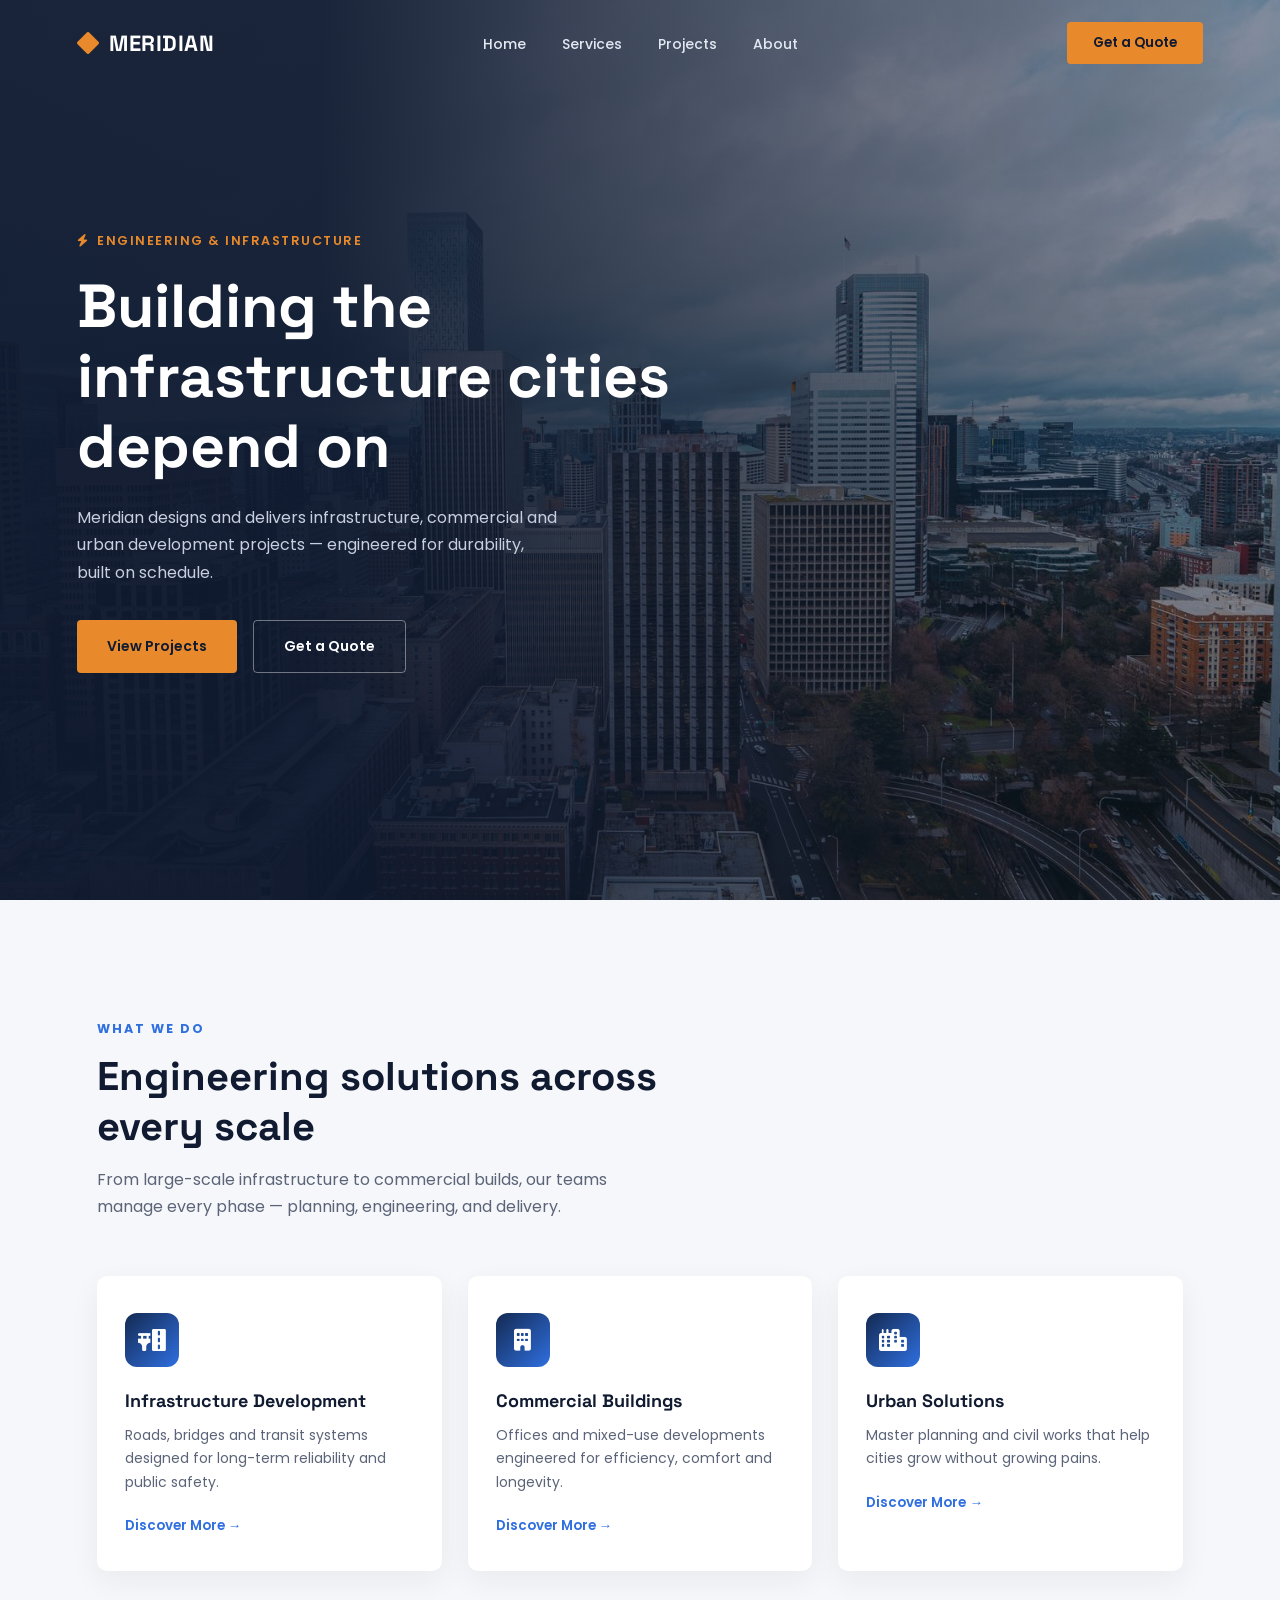
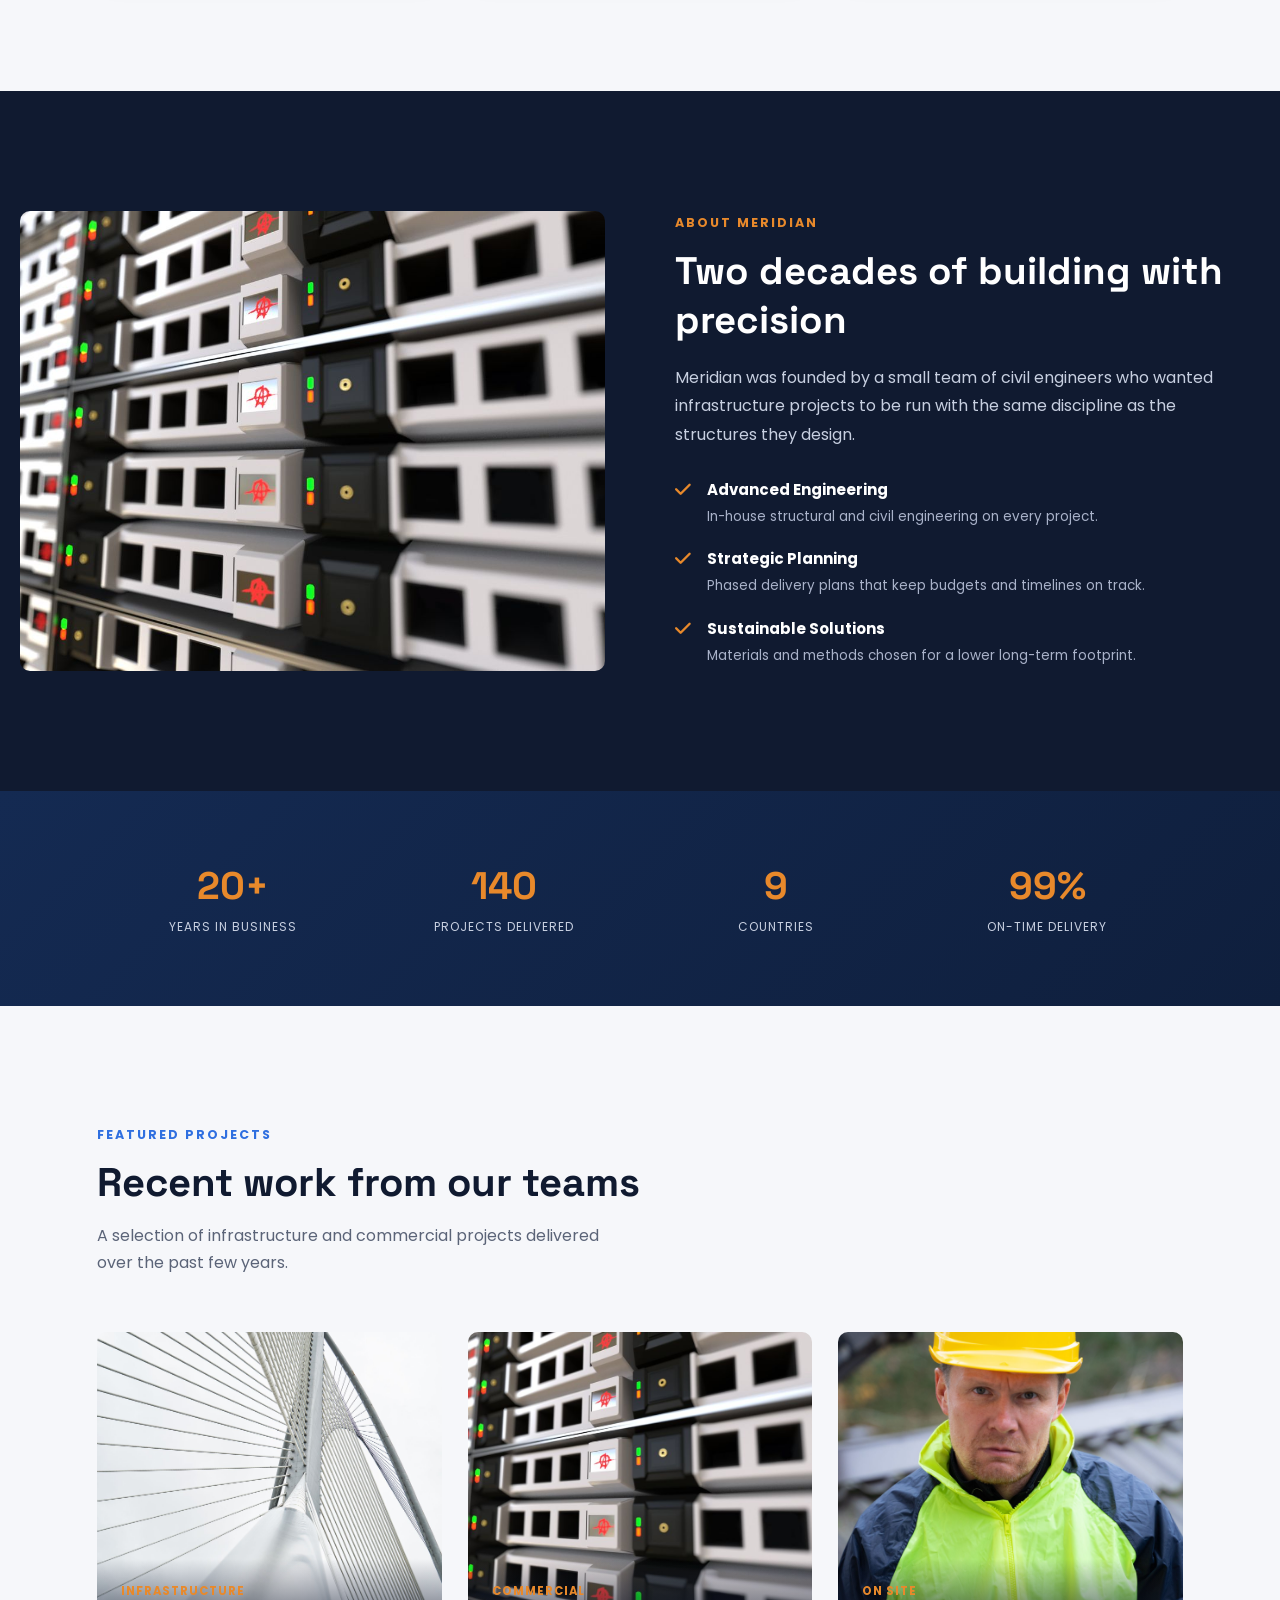
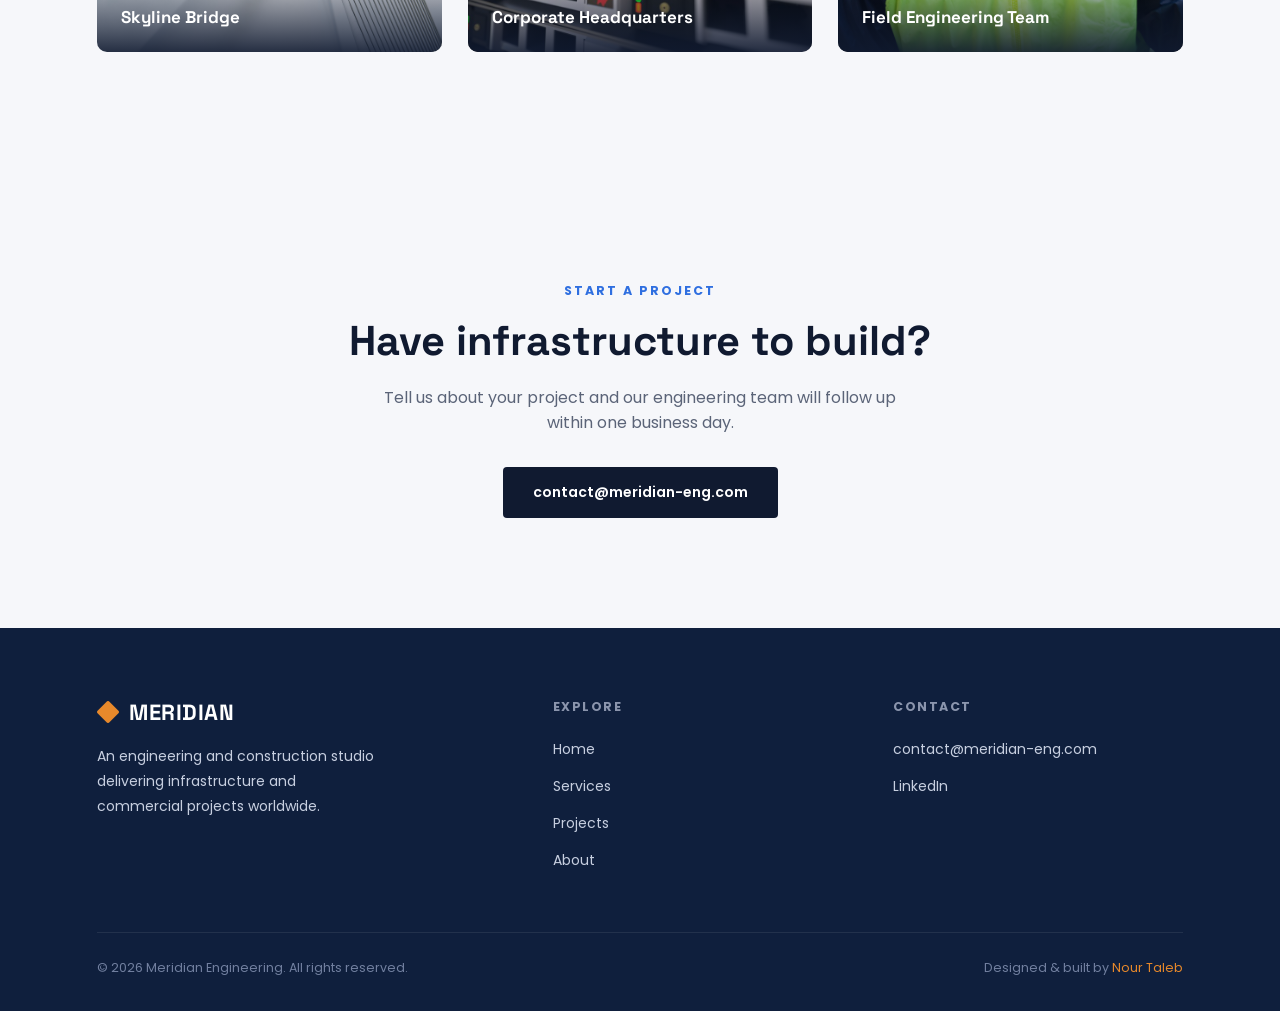
<file: site-meridian.html>
<!DOCTYPE html>
<html lang="en">
<head>
<meta charset="UTF-8">
<meta name="viewport" content="width=device-width, initial-scale=1.0">
<title>Meridian — Engineering & Infrastructure</title>
<link rel="stylesheet" href="https://cdnjs.cloudflare.com/ajax/libs/font-awesome/6.5.1/css/all.min.css">
<link rel="stylesheet" href="site-meridian.css">
</head>
<body>

<nav class="m-nav" id="mNav">
  <div class="m-logo"><i class="fa-solid fa-diamond"></i> MERIDIAN</div>
  <ul class="m-links">
    <li><a href="#home">Home</a></li>
    <li><a href="#services">Services</a></li>
    <li><a href="#projects">Projects</a></li>
    <li><a href="#about">About</a></li>
  </ul>
  <a href="#contact" class="m-nav-btn">Get a Quote</a>
  <div class="m-burger"><i class="fa-solid fa-bars"></i></div>
</nav>

<section class="m-hero" id="home">
  <div class="m-hero-bg"><img src="meridian-skyline.jpg" alt="City skyline representing Meridian engineering projects"></div>
  <div class="m-hero-inner">
    <span class="m-hero-tag"><i class="fa-solid fa-bolt"></i> Engineering & Infrastructure</span>
    <h1>Building the infrastructure cities depend on</h1>
    <p>Meridian designs and delivers infrastructure, commercial and urban development projects — engineered for durability, built on schedule.</p>
    <div style="display:flex; gap:16px; flex-wrap:wrap;">
      <a href="#projects" class="m-btn m-btn-primary">View Projects</a>
      <a href="#contact" class="m-btn m-btn-outline">Get a Quote</a>
    </div>
  </div>
</section>

<section class="m-section" id="services">
  <div class="wrap">
    <div class="m-section-head m-reveal">
      <span class="m-eyebrow">What We Do</span>
      <h2>Engineering solutions across every scale</h2>
      <p>From large-scale infrastructure to commercial builds, our teams manage every phase — planning, engineering, and delivery.</p>
    </div>
    <div class="m-services">
      <div class="m-service-card m-reveal">
        <div class="m-service-icon"><i class="fa-solid fa-road-bridge"></i></div>
        <h3>Infrastructure Development</h3>
        <p>Roads, bridges and transit systems designed for long-term reliability and public safety.</p>
        <a href="#contact">Discover More →</a>
      </div>
      <div class="m-service-card m-reveal">
        <div class="m-service-icon"><i class="fa-solid fa-building"></i></div>
        <h3>Commercial Buildings</h3>
        <p>Offices and mixed-use developments engineered for efficiency, comfort and longevity.</p>
        <a href="#contact">Discover More →</a>
      </div>
      <div class="m-service-card m-reveal">
        <div class="m-service-icon"><i class="fa-solid fa-city"></i></div>
        <h3>Urban Solutions</h3>
        <p>Master planning and civil works that help cities grow without growing pains.</p>
        <a href="#contact">Discover More →</a>
      </div>
    </div>
  </div>
</section>

<section class="m-about" id="about">
  <div class="wrap m-section">
    <div class="m-split">
      <div class="m-split-img m-reveal"><img src="meridian-office.jpg" alt="Meridian modern office building"></div>
      <div class="m-split-text m-reveal">
        <span class="m-eyebrow" style="color:#e8892b;">About Meridian</span>
        <h2 style="font-family:'Space Grotesk',sans-serif; font-weight:700; font-size:clamp(1.8rem,3.2vw,2.4rem); margin-bottom:20px;">Two decades of building with precision</h2>
        <p>Meridian was founded by a small team of civil engineers who wanted infrastructure projects to be run with the same discipline as the structures they design.</p>
        <div class="m-expertise">
          <div class="m-expertise-item"><i class="fa-solid fa-check"></i><div><h4>Advanced Engineering</h4><p>In-house structural and civil engineering on every project.</p></div></div>
          <div class="m-expertise-item"><i class="fa-solid fa-check"></i><div><h4>Strategic Planning</h4><p>Phased delivery plans that keep budgets and timelines on track.</p></div></div>
          <div class="m-expertise-item"><i class="fa-solid fa-check"></i><div><h4>Sustainable Solutions</h4><p>Materials and methods chosen for a lower long-term footprint.</p></div></div>
        </div>
      </div>
    </div>
  </div>
</section>

<div class="m-stats-band">
  <div class="wrap m-stats">
    <div><div class="num">20+</div><div class="label">Years in Business</div></div>
    <div><div class="num">140</div><div class="label">Projects Delivered</div></div>
    <div><div class="num">9</div><div class="label">Countries</div></div>
    <div><div class="num">99%</div><div class="label">On-Time Delivery</div></div>
  </div>
</div>

<section class="m-section" id="projects">
  <div class="wrap">
    <div class="m-section-head m-reveal">
      <span class="m-eyebrow">Featured Projects</span>
      <h2>Recent work from our teams</h2>
      <p>A selection of infrastructure and commercial projects delivered over the past few years.</p>
    </div>
    <div class="m-projects">
      <div class="m-project-card m-reveal">
        <img src="meridian-bridge.jpg" alt="Suspension bridge infrastructure project">
        <div class="cap"><span class="tag">Infrastructure</span><h4>Skyline Bridge</h4></div>
      </div>
      <div class="m-project-card m-reveal">
        <img src="meridian-office.jpg" alt="Corporate headquarters building">
        <div class="cap"><span class="tag">Commercial</span><h4>Corporate Headquarters</h4></div>
      </div>
      <div class="m-project-card m-reveal">
        <img src="meridian-worker.jpg" alt="Engineering team on site">
        <div class="cap"><span class="tag">On Site</span><h4>Field Engineering Team</h4></div>
      </div>
    </div>
  </div>
</section>

<section class="m-cta" id="contact">
  <div class="wrap m-reveal">
    <span class="m-eyebrow">Start a Project</span>
    <h2>Have infrastructure to build?</h2>
    <p>Tell us about your project and our engineering team will follow up within one business day.</p>
    <a href="mailto:contact@meridian-eng.com" class="m-btn m-btn-primary" style="background:#101a30; color:#fff;">contact@meridian-eng.com</a>
  </div>
</section>

<footer class="m-footer">
  <div class="wrap">
    <div class="m-footer-grid">
      <div>
        <div class="m-logo" style="margin-bottom:18px; color:#fff;"><i class="fa-solid fa-diamond"></i> MERIDIAN</div>
        <p>An engineering and construction studio delivering infrastructure and commercial projects worldwide.</p>
      </div>
      <div>
        <h4>Explore</h4>
        <ul>
          <li><a href="#home">Home</a></li>
          <li><a href="#services">Services</a></li>
          <li><a href="#projects">Projects</a></li>
          <li><a href="#about">About</a></li>
        </ul>
      </div>
      <div>
        <h4>Contact</h4>
        <ul>
          <li><a href="mailto:contact@meridian-eng.com">contact@meridian-eng.com</a></li>
          <li><a href="#">LinkedIn</a></li>
        </ul>
      </div>
    </div>
    <div class="m-footer-bottom">
      <span>&copy; 2026 Meridian Engineering. All rights reserved.</span>
      <span>Designed &amp; built by <a href="index.html">Nour Taleb</a></span>
    </div>
  </div>
</footer>

<script>
  const nav = document.getElementById('mNav');
  window.addEventListener('scroll', () => {
    nav.classList.toggle('scrolled', window.scrollY > 40);
  });

  const revealEls = document.querySelectorAll('.m-reveal');
  const io = new IntersectionObserver((entries) => {
    entries.forEach(e => { if (e.isIntersecting) e.target.classList.add('in'); });
  }, { threshold: 0.15 });
  revealEls.forEach(el => io.observe(el));
</script>
</body>
</html>
</file>
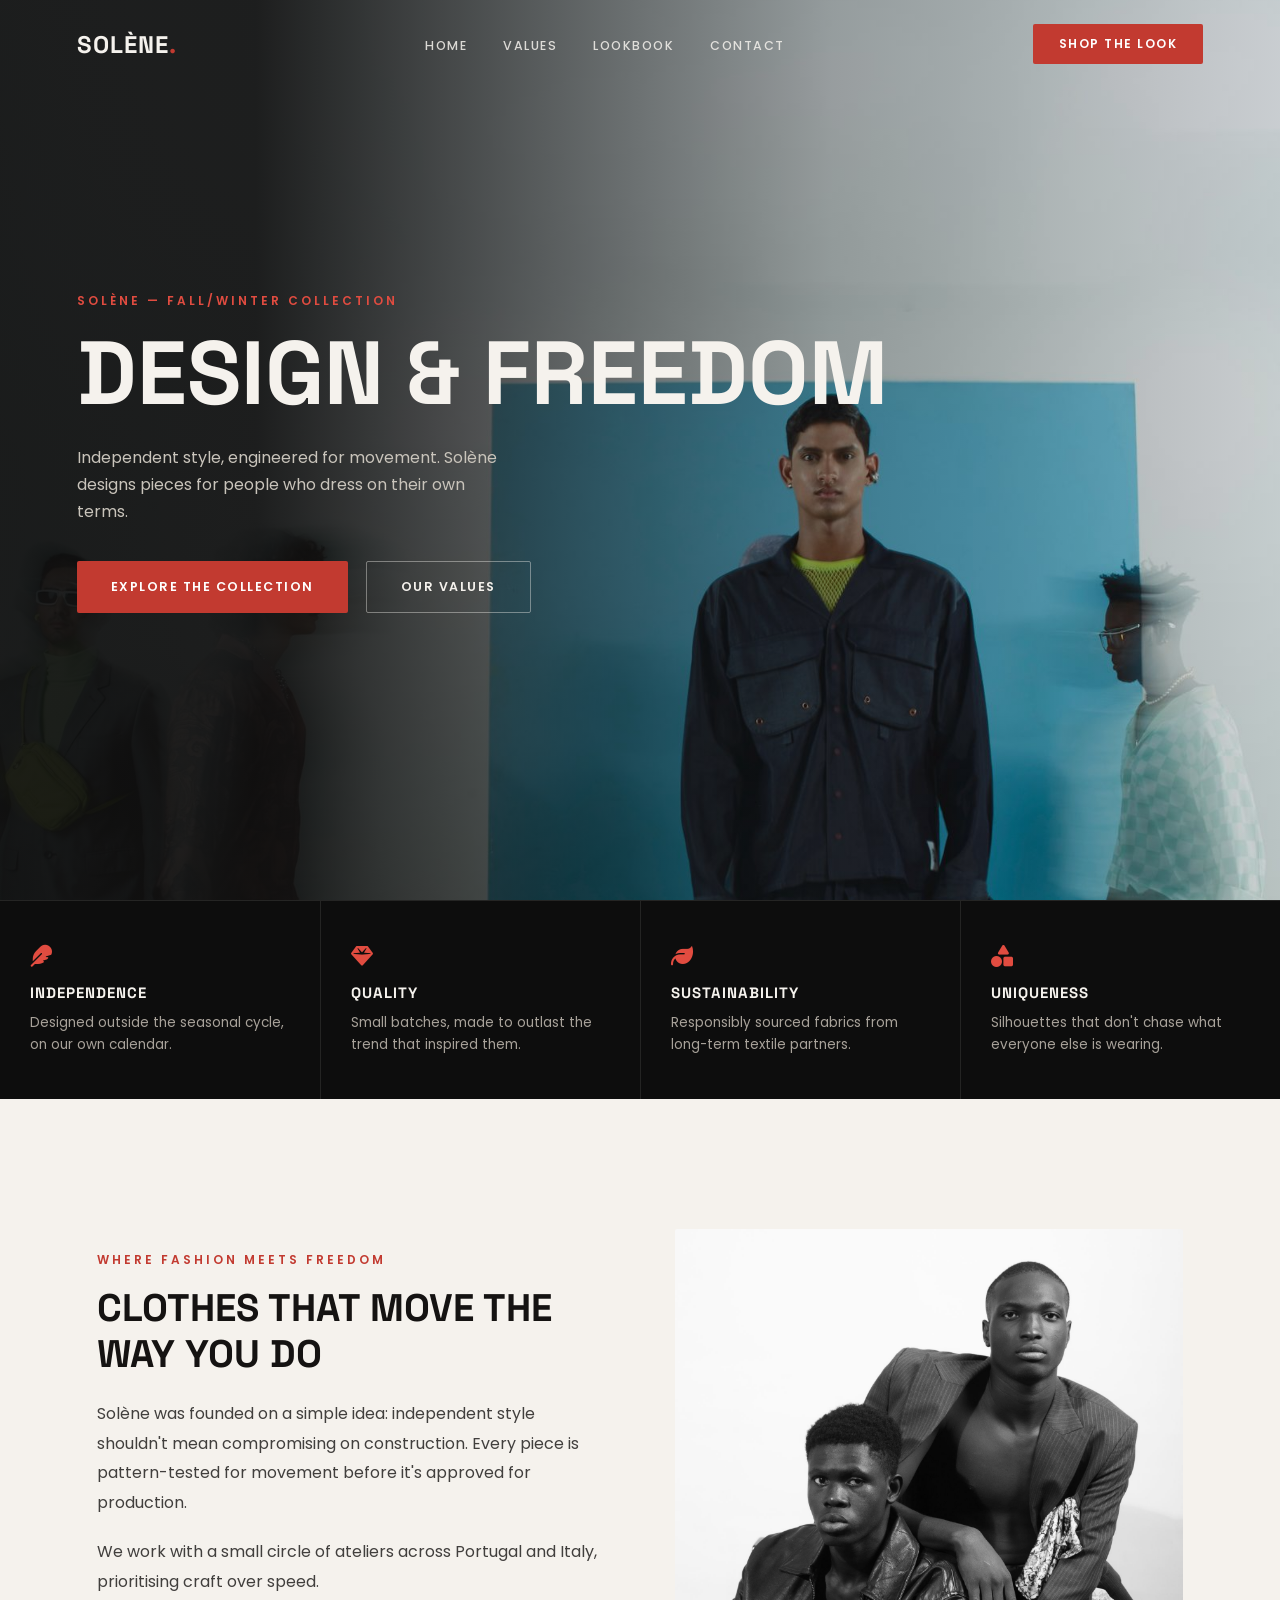
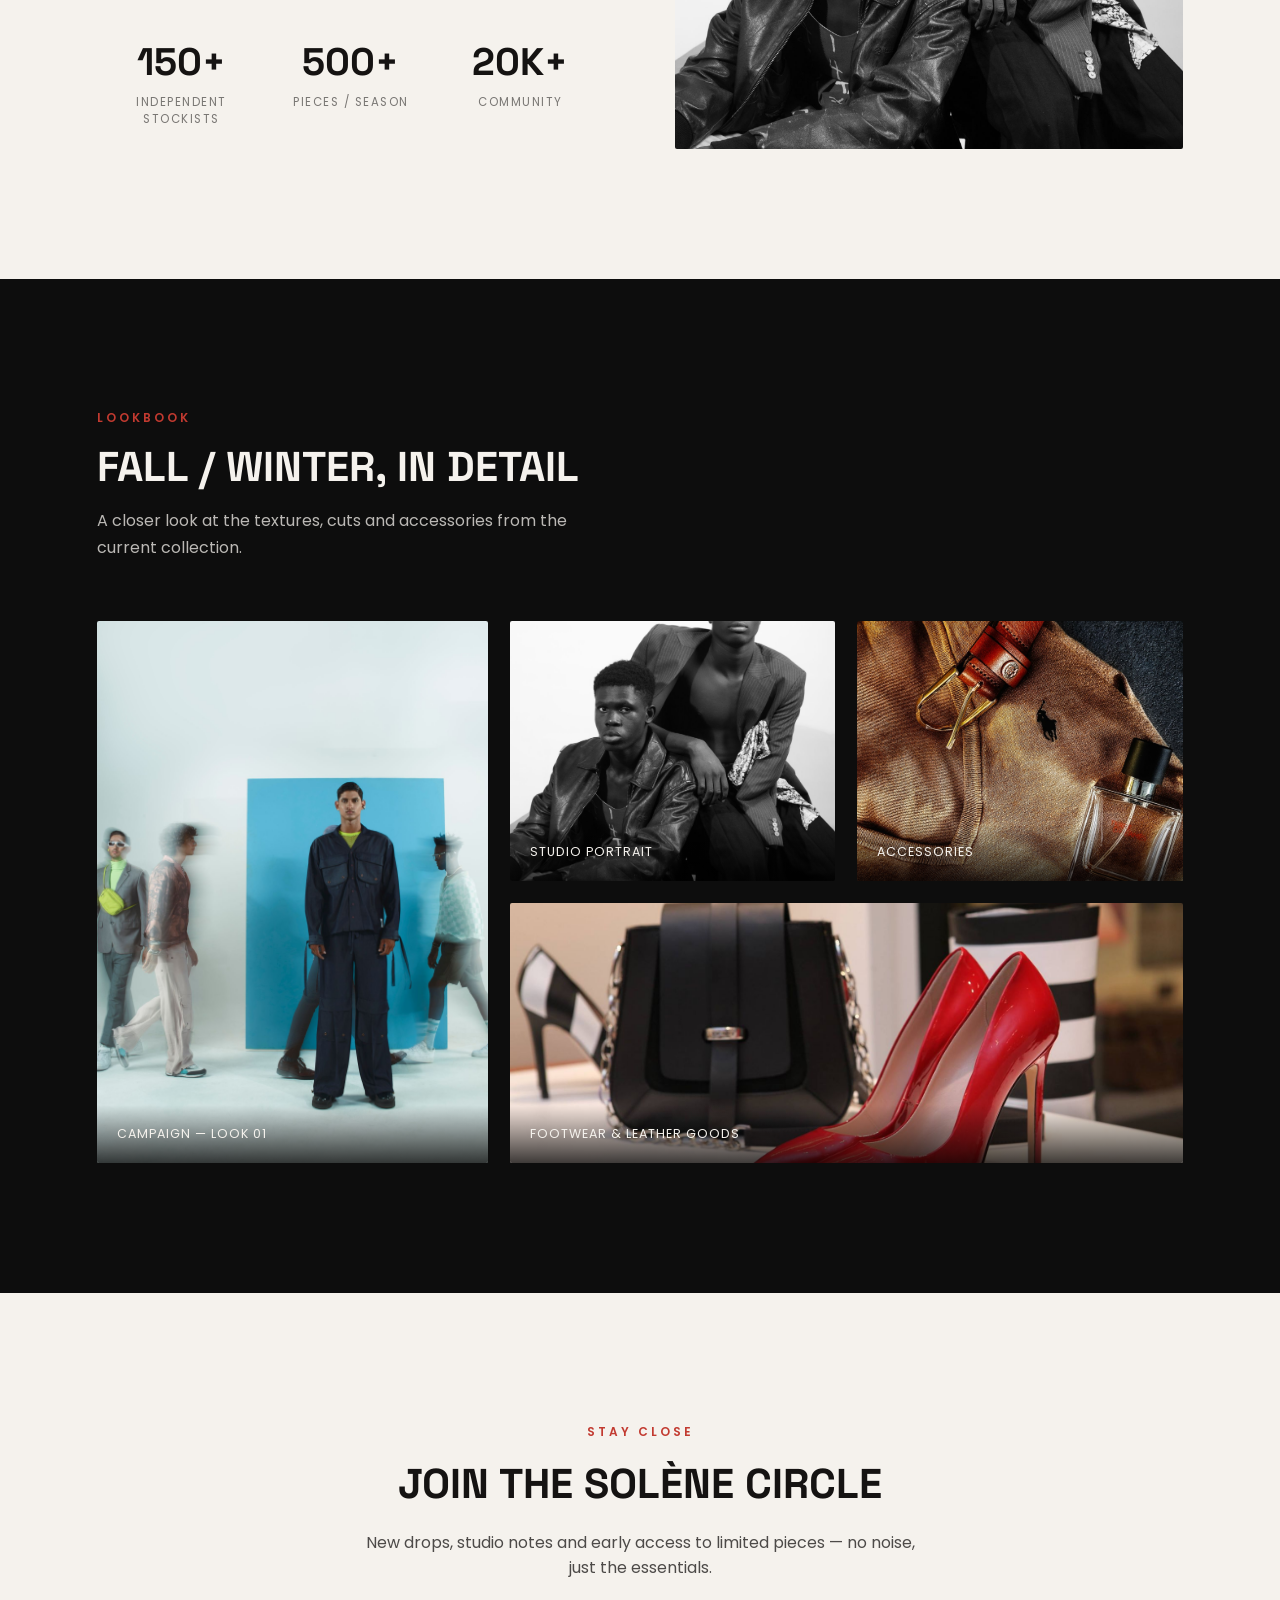
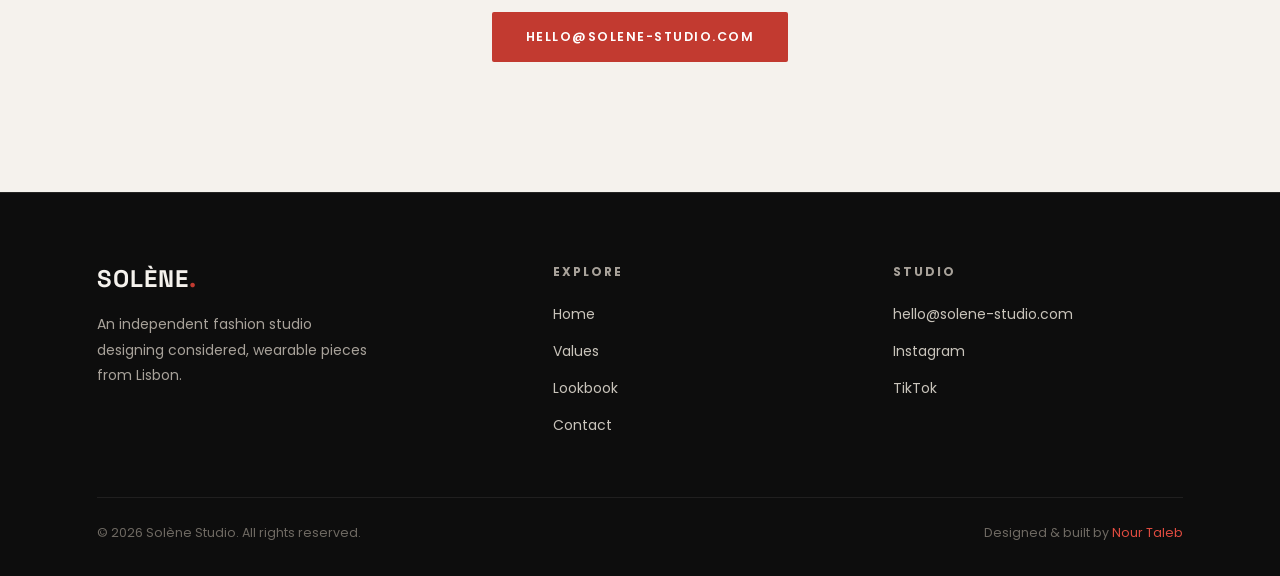
<file: site-solene.html>
<!DOCTYPE html>
<html lang="en">
<head>
<meta charset="UTF-8">
<meta name="viewport" content="width=device-width, initial-scale=1.0">
<title>Solène — Design & Freedom</title>
<link rel="stylesheet" href="https://cdnjs.cloudflare.com/ajax/libs/font-awesome/6.5.1/css/all.min.css">
<link rel="stylesheet" href="site-solene.css">
</head>
<body>

<nav class="s-nav" id="sNav">
  <div class="s-logo">SOLÈNE<span>.</span></div>
  <ul class="s-links">
    <li><a href="#home">Home</a></li>
    <li><a href="#values">Values</a></li>
    <li><a href="#lookbook">Lookbook</a></li>
    <li><a href="#contact">Contact</a></li>
  </ul>
  <a href="#contact" class="s-nav-btn">Shop the Look</a>
  <div class="s-burger"><i class="fa-solid fa-bars"></i></div>
</nav>

<section class="s-hero" id="home">
  <div class="s-hero-bg"><img src="solene-hero.jpg" alt="Solène fashion editorial campaign"></div>
  <div class="s-hero-inner">
    <span class="s-hero-tag">Solène — Fall/Winter Collection</span>
    <h1>Design &amp; Freedom</h1>
    <p>Independent style, engineered for movement. Solène designs pieces for people who dress on their own terms.</p>
    <div style="display:flex; gap:18px; flex-wrap:wrap;">
      <a href="#lookbook" class="s-btn s-btn-primary">Explore the Collection</a>
      <a href="#values" class="s-btn s-btn-outline">Our Values</a>
    </div>
  </div>
</section>

<div class="s-values" id="values">
  <div class="s-value"><i class="fa-solid fa-feather"></i><h4>Independence</h4><p>Designed outside the seasonal cycle, on our own calendar.</p></div>
  <div class="s-value"><i class="fa-solid fa-gem"></i><h4>Quality</h4><p>Small batches, made to outlast the trend that inspired them.</p></div>
  <div class="s-value"><i class="fa-solid fa-leaf"></i><h4>Sustainability</h4><p>Responsibly sourced fabrics from long-term textile partners.</p></div>
  <div class="s-value"><i class="fa-solid fa-shapes"></i><h4>Uniqueness</h4><p>Silhouettes that don't chase what everyone else is wearing.</p></div>
</div>

<section class="s-section light">
  <div class="wrap">
    <div class="s-split">
      <div class="s-split-text s-reveal">
        <span class="s-eyebrow">Where Fashion Meets Freedom</span>
        <h2 style="font-family:'Space Grotesk',sans-serif; font-weight:700; text-transform:uppercase; font-size:clamp(1.8rem,3.2vw,2.4rem); line-height:1.2; margin-bottom:22px;">Clothes that move the way you do</h2>
        <p>Solène was founded on a simple idea: independent style shouldn't mean compromising on construction. Every piece is pattern-tested for movement before it's approved for production.</p>
        <p>We work with a small circle of ateliers across Portugal and Italy, prioritising craft over speed.</p>
        <div class="s-stats" style="grid-template-columns:repeat(3,1fr); margin-top:40px;">
          <div><div class="num">150+</div><div class="label">Independent Stockists</div></div>
          <div><div class="num">500+</div><div class="label">Pieces / Season</div></div>
          <div><div class="num">20K+</div><div class="label">Community</div></div>
        </div>
      </div>
      <div class="s-split-img s-reveal"><img src="solene-portrait.jpg" alt="Solène fashion portrait"></div>
    </div>
  </div>
</section>

<section class="s-section" id="lookbook">
  <div class="wrap">
    <div class="s-section-head s-reveal">
      <span class="s-eyebrow">Lookbook</span>
      <h2>Fall / Winter, in detail</h2>
      <p>A closer look at the textures, cuts and accessories from the current collection.</p>
    </div>
    <div class="s-lookbook">
      <div class="s-look-item big s-reveal"><img src="solene-hero.jpg" alt="Solène campaign look"><div class="cap">Campaign — Look 01</div></div>
      <div class="s-look-item s-reveal"><img src="solene-portrait.jpg" alt="Solène portrait detail"><div class="cap">Studio Portrait</div></div>
      <div class="s-look-item s-reveal"><img src="solene-accessories.jpg" alt="Solène accessories flat lay"><div class="cap">Accessories</div></div>
      <div class="s-look-item s-reveal" style="grid-column:span 2;"><img src="solene-shoes-bag.jpg" alt="Solène shoes and bag detail"><div class="cap">Footwear &amp; Leather Goods</div></div>
    </div>
  </div>
</section>

<section class="s-section light" id="contact">
  <div class="wrap" style="text-align:center;">
    <div class="s-reveal" style="max-width:560px; margin:0 auto;">
      <span class="s-eyebrow">Stay Close</span>
      <h2 style="font-family:'Space Grotesk',sans-serif; font-weight:700; text-transform:uppercase; font-size:clamp(1.8rem,3.6vw,2.6rem); margin-bottom:20px;">Join the Solène circle</h2>
      <p style="opacity:0.75; margin-bottom:32px;">New drops, studio notes and early access to limited pieces — no noise, just the essentials.</p>
      <a href="mailto:hello@solene-studio.com" class="s-btn s-btn-primary">hello@solene-studio.com</a>
    </div>
  </div>
</section>

<footer class="s-footer">
  <div class="wrap">
    <div class="s-footer-grid">
      <div>
        <div class="s-logo" style="margin-bottom:18px;">SOLÈNE<span>.</span></div>
        <p>An independent fashion studio designing considered, wearable pieces from Lisbon.</p>
      </div>
      <div>
        <h4>Explore</h4>
        <ul>
          <li><a href="#home">Home</a></li>
          <li><a href="#values">Values</a></li>
          <li><a href="#lookbook">Lookbook</a></li>
          <li><a href="#contact">Contact</a></li>
        </ul>
      </div>
      <div>
        <h4>Studio</h4>
        <ul>
          <li><a href="mailto:hello@solene-studio.com">hello@solene-studio.com</a></li>
          <li><a href="#">Instagram</a></li>
          <li><a href="#">TikTok</a></li>
        </ul>
      </div>
    </div>
    <div class="s-footer-bottom">
      <span>&copy; 2026 Solène Studio. All rights reserved.</span>
      <span>Designed &amp; built by <a href="index.html">Nour Taleb</a></span>
    </div>
  </div>
</footer>

<script>
  const nav = document.getElementById('sNav');
  window.addEventListener('scroll', () => {
    nav.classList.toggle('scrolled', window.scrollY > 40);
  });

  const revealEls = document.querySelectorAll('.s-reveal');
  const io = new IntersectionObserver((entries) => {
    entries.forEach(e => { if (e.isIntersecting) e.target.classList.add('in'); });
  }, { threshold: 0.15 });
  revealEls.forEach(el => io.observe(el));
</script>
</body>
</html>
</file>
<file: site-meridian.css>
@import url('https://fonts.googleapis.com/css2?family=Space+Grotesk:wght@500;600;700&family=Poppins:wght@300;400;500;600&display=swap');

* { margin:0; padding:0; box-sizing:border-box; }
html { scroll-behavior:smooth; }
body {
  font-family:'Poppins', sans-serif;
  background:#f6f7fa;
  color:#101a30;
  overflow-x:hidden;
}
a { text-decoration:none; color:inherit; }
img { display:block; max-width:100%; }
.wrap { max-width:1240px; margin:0 auto; padding-inline:6vw; }

/* Nav */
.m-nav {
  position:fixed; top:0; left:0; width:100%; z-index:100;
  display:flex; align-items:center; justify-content:space-between;
  padding:22px 6vw; transition:0.4s ease; background:transparent;
}
.m-nav.scrolled { background:rgba(15,31,61,0.96); backdrop-filter:blur(10px); padding-block:14px; box-shadow:0 10px 30px rgba(0,0,0,0.15); }
.m-logo { font-family:'Space Grotesk', sans-serif; font-weight:700; font-size:22px; letter-spacing:0.5px; color:#fff; display:flex; align-items:center; gap:10px; }
.m-logo i { color:#e8892b; }
.m-links { display:flex; gap:36px; list-style:none; }
.m-links a { font-size:14px; font-weight:500; color:#e4e8f2; transition:0.3s; }
.m-links a:hover { color:#e8892b; }
.m-nav-btn { background:#e8892b; color:#101a30; padding:11px 26px; font-size:13.5px; font-weight:600; border-radius:4px; transition:0.3s; }
.m-nav-btn:hover { background:#f5a34f; }
.m-burger { display:none; font-size:22px; color:#fff; cursor:pointer; }

/* Hero */
.m-hero { position:relative; height:100vh; min-height:680px; display:flex; align-items:center; }
.m-hero-bg { position:absolute; inset:0; z-index:0; }
.m-hero-bg img { width:100%; height:100%; object-fit:cover; }
.m-hero-bg::after { content:""; position:absolute; inset:0; background:linear-gradient(90deg, rgba(15,26,48,0.94) 25%, rgba(15,26,48,0.55) 70%, rgba(15,26,48,0.35) 100%); }
.m-hero-inner { position:relative; z-index:2; padding:0 6vw; color:#fff; }
.m-hero-tag { display:inline-flex; align-items:center; gap:8px; font-size:12.5px; letter-spacing:1.5px; text-transform:uppercase; color:#e8892b; margin-bottom:22px; font-weight:600; }
.m-hero h1 { font-family:'Space Grotesk', sans-serif; font-weight:700; font-size:clamp(2.2rem,5.4vw,3.8rem); line-height:1.15; max-width:760px; margin-bottom:22px; }
.m-hero p { font-size:16px; max-width:480px; color:#c7cfe0; line-height:1.7; margin-bottom:34px; }
.m-btn { display:inline-flex; align-items:center; gap:10px; padding:15px 30px; font-size:14px; font-weight:600; border-radius:4px; transition:0.35s ease; }
.m-btn-primary { background:#e8892b; color:#101a30; }
.m-btn-primary:hover { background:#f5a34f; transform:translateY(-3px); }
.m-btn-outline { border:1.5px solid rgba(255,255,255,0.4); color:#fff; }
.m-btn-outline:hover { border-color:#e8892b; color:#e8892b; }

/* Services */
.m-section { padding:120px 0; }
.m-section-head { max-width:640px; margin-bottom:56px; }
.m-eyebrow { font-size:12.5px; letter-spacing:2px; text-transform:uppercase; color:#2f6fe0; margin-bottom:14px; display:block; font-weight:700; }
.m-section-head h2 { font-family:'Space Grotesk', sans-serif; font-weight:700; font-size:clamp(1.8rem,3.4vw,2.5rem); line-height:1.25; color:#101a30; }
.m-section-head p { margin-top:14px; line-height:1.7; color:#5b6478; max-width:520px; }

.m-services { display:grid; grid-template-columns:repeat(3,1fr); gap:26px; }
.m-service-card { background:#fff; border-radius:10px; padding:34px 28px; box-shadow:0 10px 30px rgba(16,26,48,0.06); transition:0.35s ease; border-top:3px solid transparent; }
.m-service-card:hover { transform:translateY(-8px); border-top-color:#e8892b; box-shadow:0 20px 45px rgba(16,26,48,0.12); }
.m-service-icon { width:54px; height:54px; border-radius:12px; background:linear-gradient(135deg,#142a52,#2f6fe0); display:flex; align-items:center; justify-content:center; color:#fff; font-size:22px; margin-bottom:22px; }
.m-service-card h3 { font-family:'Space Grotesk', sans-serif; font-size:18px; margin-bottom:12px; color:#101a30; }
.m-service-card p { font-size:14px; color:#5b6478; line-height:1.65; margin-bottom:18px; }
.m-service-card a { font-size:13.5px; font-weight:600; color:#2f6fe0; }

/* About split */
.m-about { background:#101a30; color:#fff; }
.m-split { display:grid; grid-template-columns:1fr 1fr; gap:70px; align-items:center; }
.m-split-img { height:460px; overflow:hidden; border-radius:10px; }
.m-split-img img { width:100%; height:100%; object-fit:cover; }
.m-split-text p { color:#c7cfe0; line-height:1.8; margin-bottom:20px; }
.m-expertise { display:flex; flex-direction:column; gap:18px; margin-top:28px; }
.m-expertise-item { display:flex; align-items:flex-start; gap:16px; }
.m-expertise-item i { color:#e8892b; font-size:18px; margin-top:3px; }
.m-expertise-item h4 { font-size:15px; margin-bottom:4px; }
.m-expertise-item p { font-size:13.5px; color:#a9b2c9; margin:0; }

/* Projects */
.m-projects { display:grid; grid-template-columns:repeat(3,1fr); gap:26px; }
.m-project-card { position:relative; overflow:hidden; border-radius:10px; height:320px; }
.m-project-card img { width:100%; height:100%; object-fit:cover; transition:transform 0.7s ease; }
.m-project-card:hover img { transform:scale(1.08); }
.m-project-card .cap { position:absolute; bottom:0; left:0; right:0; padding:24px; background:linear-gradient(0deg, rgba(16,26,48,0.9), transparent); color:#fff; }
.m-project-card .cap .tag { font-size:11.5px; letter-spacing:1px; text-transform:uppercase; color:#e8892b; font-weight:700; margin-bottom:6px; display:block; }
.m-project-card .cap h4 { font-family:'Space Grotesk', sans-serif; font-size:17px; }

/* Stats band */
.m-stats-band { background:linear-gradient(135deg,#142a52,#0f1f3d); padding:70px 0; }
.m-stats { display:grid; grid-template-columns:repeat(4,1fr); text-align:center; color:#fff; }
.m-stats .num { font-family:'Space Grotesk', sans-serif; font-weight:700; font-size:2.4rem; color:#e8892b; }
.m-stats .label { font-size:12px; letter-spacing:1px; text-transform:uppercase; color:#c7cfe0; margin-top:8px; }

/* CTA */
.m-cta { padding:110px 0; text-align:center; }
.m-cta h2 { font-family:'Space Grotesk', sans-serif; font-weight:700; font-size:clamp(1.8rem,3.6vw,2.6rem); margin-bottom:18px; color:#101a30; }
.m-cta p { color:#5b6478; max-width:520px; margin:0 auto 32px; }

/* Footer */
.m-footer { background:#0f1f3d; color:#c7cfe0; padding:70px 0 34px; }
.m-footer-grid { display:grid; grid-template-columns:1.4fr 1fr 1fr; gap:50px; margin-bottom:60px; }
.m-footer h4 { font-size:12.5px; letter-spacing:1.5px; text-transform:uppercase; color:#8b95ad; margin-bottom:20px; }
.m-footer p { font-size:14px; line-height:1.8; max-width:280px; }
.m-footer ul { list-style:none; display:flex; flex-direction:column; gap:12px; }
.m-footer ul a { font-size:14px; transition:0.3s; }
.m-footer ul a:hover { color:#e8892b; }
.m-footer-bottom { display:flex; justify-content:space-between; align-items:center; flex-wrap:wrap; gap:16px; padding-top:26px; border-top:1px solid rgba(255,255,255,0.08); font-size:12.5px; color:#7280a0; }
.m-footer-bottom a { color:#e8892b; }

.m-reveal { opacity:0; transform:translateY(30px); transition:opacity 0.9s ease, transform 0.9s ease; }
.m-reveal.in { opacity:1; transform:translateY(0); }

@media (max-width:900px) {
  .m-links, .m-nav-btn { display:none; }
  .m-burger { display:block; }
  .m-services, .m-projects { grid-template-columns:1fr; }
  .m-split { grid-template-columns:1fr; gap:34px; }
  .m-split-img { height:320px; }
  .m-stats { grid-template-columns:1fr 1fr; gap:30px; }
  .m-footer-grid { grid-template-columns:1fr; gap:34px; }
}
</file>
<file: site-solene.css>
@import url('https://fonts.googleapis.com/css2?family=Space+Grotesk:wght@500;600;700&family=Poppins:wght@300;400;500;600;700&display=swap');

* { margin:0; padding:0; box-sizing:border-box; }
html { scroll-behavior:smooth; }
body {
  font-family:'Poppins', sans-serif;
  background:#0d0d0d;
  color:#f5f2ed;
  overflow-x:hidden;
}
a { text-decoration:none; color:inherit; }
img { display:block; max-width:100%; }
.wrap { max-width:1240px; margin:0 auto; padding-inline:6vw; }

/* Nav */
.s-nav {
  position:fixed; top:0; left:0; width:100%; z-index:100;
  display:flex; align-items:center; justify-content:space-between;
  padding:24px 6vw; transition:0.4s ease;
}
.s-nav.scrolled { background:rgba(13,13,13,0.92); backdrop-filter:blur(10px); padding-block:14px; }
.s-logo { font-family:'Space Grotesk', sans-serif; font-weight:700; font-size:24px; letter-spacing:1px; }
.s-logo span { color:#c23a30; }
.s-links { display:flex; gap:36px; list-style:none; }
.s-links a { font-size:12.5px; letter-spacing:1.5px; text-transform:uppercase; font-weight:500; opacity:0.85; transition:0.3s; }
.s-links a:hover { opacity:1; color:#e14c40; }
.s-nav-btn { background:#c23a30; color:#fff; padding:11px 26px; font-size:12px; letter-spacing:1.5px; text-transform:uppercase; font-weight:600; border-radius:2px; transition:0.3s; }
.s-nav-btn:hover { background:#e14c40; }
.s-burger { display:none; font-size:22px; cursor:pointer; }

/* Hero */
.s-hero { position:relative; height:100vh; min-height:680px; display:flex; align-items:center; }
.s-hero-bg { position:absolute; inset:0; z-index:0; }
.s-hero-bg img { width:100%; height:100%; object-fit:cover; object-position:center 20%; }
.s-hero-bg::after { content:""; position:absolute; inset:0; background:linear-gradient(90deg, rgba(13,13,13,0.92) 20%, rgba(13,13,13,0.35) 65%, rgba(13,13,13,0.15) 100%); }
.s-hero-inner { position:relative; z-index:2; padding:0 6vw; }
.s-hero-tag { display:inline-block; font-size:12px; letter-spacing:3px; text-transform:uppercase; color:#e14c40; margin-bottom:20px; font-weight:600; }
.s-hero h1 { font-family:'Space Grotesk', sans-serif; font-weight:700; text-transform:uppercase; font-size:clamp(2.6rem,7vw,5.6rem); line-height:0.98; max-width:820px; margin-bottom:26px; }
.s-hero p { font-size:16px; max-width:440px; color:#c9c4bb; line-height:1.7; margin-bottom:36px; }
.s-btn { display:inline-flex; align-items:center; gap:10px; padding:16px 34px; font-size:12.5px; letter-spacing:1.5px; text-transform:uppercase; font-weight:600; border-radius:2px; transition:0.35s ease; }
.s-btn-primary { background:#c23a30; color:#fff; }
.s-btn-primary:hover { background:#e14c40; transform:translateY(-3px); }
.s-btn-outline { border:1px solid rgba(245,242,237,0.4); }
.s-btn-outline:hover { border-color:#e14c40; color:#e14c40; }

/* Value props */
.s-values { display:grid; grid-template-columns:repeat(4,1fr); border-top:1px solid rgba(245,242,237,0.1); }
.s-value { padding:44px 30px; border-left:1px solid rgba(245,242,237,0.1); }
.s-value:first-child { border-left:none; }
.s-value i { font-size:22px; color:#e14c40; margin-bottom:16px; display:block; }
.s-value h4 { font-family:'Space Grotesk', sans-serif; font-size:15px; text-transform:uppercase; letter-spacing:1px; margin-bottom:10px; }
.s-value p { font-size:13.5px; color:#a8a29a; line-height:1.6; }

/* Section shared */
.s-section { padding:130px 0; }
.s-section.light { background:#f5f2ed; color:#151312; }
.s-section-head { max-width:640px; margin-bottom:60px; }
.s-eyebrow { font-size:12px; letter-spacing:3px; text-transform:uppercase; color:#c23a30; margin-bottom:16px; display:block; font-weight:600; }
.s-section-head h2 { font-family:'Space Grotesk', sans-serif; font-weight:700; text-transform:uppercase; font-size:clamp(1.8rem,3.6vw,2.6rem); line-height:1.15; }
.s-section-head p { margin-top:16px; line-height:1.7; max-width:520px; opacity:0.75; }

/* Split */
.s-split { display:grid; grid-template-columns:1fr 1fr; gap:70px; align-items:center; }
.s-split-img { height:520px; overflow:hidden; border-radius:2px; }
.s-split-img img { width:100%; height:100%; object-fit:cover; object-position: top; }
.s-split-text p { line-height:1.85; margin-bottom:20px; opacity:0.8; }

/* Stats */
.s-stats { display:grid; grid-template-columns:repeat(4,1fr); text-align:center; margin-top:70px; }
.s-stats .num { font-family:'Space Grotesk', sans-serif; font-weight:700; font-size:2.4rem; }
.s-stats .label { font-size:11.5px; letter-spacing:1.5px; text-transform:uppercase; opacity:0.55; margin-top:8px; }

/* Lookbook grid */
.s-lookbook { display:grid; grid-template-columns:1.2fr 1fr 1fr; grid-auto-rows:260px; gap:22px; }
.s-lookbook .big { grid-row:span 2; }
.s-look-item { overflow:hidden; border-radius:2px; position:relative; }
.s-look-item img { width:100%; height:100%; object-fit:cover; transition:transform 0.7s ease; }
.s-look-item:hover img { transform:scale(1.06); }
.s-look-item .cap { position:absolute; bottom:0; left:0; right:0; padding:20px; background:linear-gradient(0deg, rgba(0,0,0,0.75), transparent); font-size:12.5px; letter-spacing:1px; text-transform:uppercase; }

/* Footer */
.s-footer { padding:70px 0 34px; border-top:1px solid rgba(245,242,237,0.1); }
.s-footer-grid { display:grid; grid-template-columns:1.4fr 1fr 1fr; gap:50px; margin-bottom:60px; }
.s-footer h4 { font-size:12px; letter-spacing:2px; text-transform:uppercase; color:#a8a29a; margin-bottom:20px; }
.s-footer p { color:#a8a29a; font-size:14px; line-height:1.8; max-width:280px; }
.s-footer ul { list-style:none; display:flex; flex-direction:column; gap:12px; }
.s-footer ul a { color:#c9c4bb; font-size:14px; transition:0.3s; }
.s-footer ul a:hover { color:#e14c40; }
.s-footer-bottom { display:flex; justify-content:space-between; align-items:center; flex-wrap:wrap; gap:16px; padding-top:26px; border-top:1px solid rgba(245,242,237,0.08); font-size:12.5px; color:#6f6a63; }
.s-footer-bottom a { color:#e14c40; }

.s-reveal { opacity:0; transform:translateY(30px); transition:opacity 0.9s ease, transform 0.9s ease; }
.s-reveal.in { opacity:1; transform:translateY(0); }

@media (max-width:900px) {
  .s-links, .s-nav-btn { display:none; }
  .s-burger { display:block; }
  .s-values { grid-template-columns:1fr 1fr; }
  .s-value:nth-child(3) { border-left:none; }
  .s-split { grid-template-columns:1fr; gap:34px; }
  .s-split-img { height:340px; }
  .s-stats { grid-template-columns:1fr 1fr; gap:30px; }
  .s-lookbook { grid-template-columns:1fr 1fr; grid-auto-rows:200px; }
  .s-lookbook .big { grid-row:span 1; grid-column:span 2; height:260px; }
  .s-footer-grid { grid-template-columns:1fr; gap:34px; }
}
</file>
